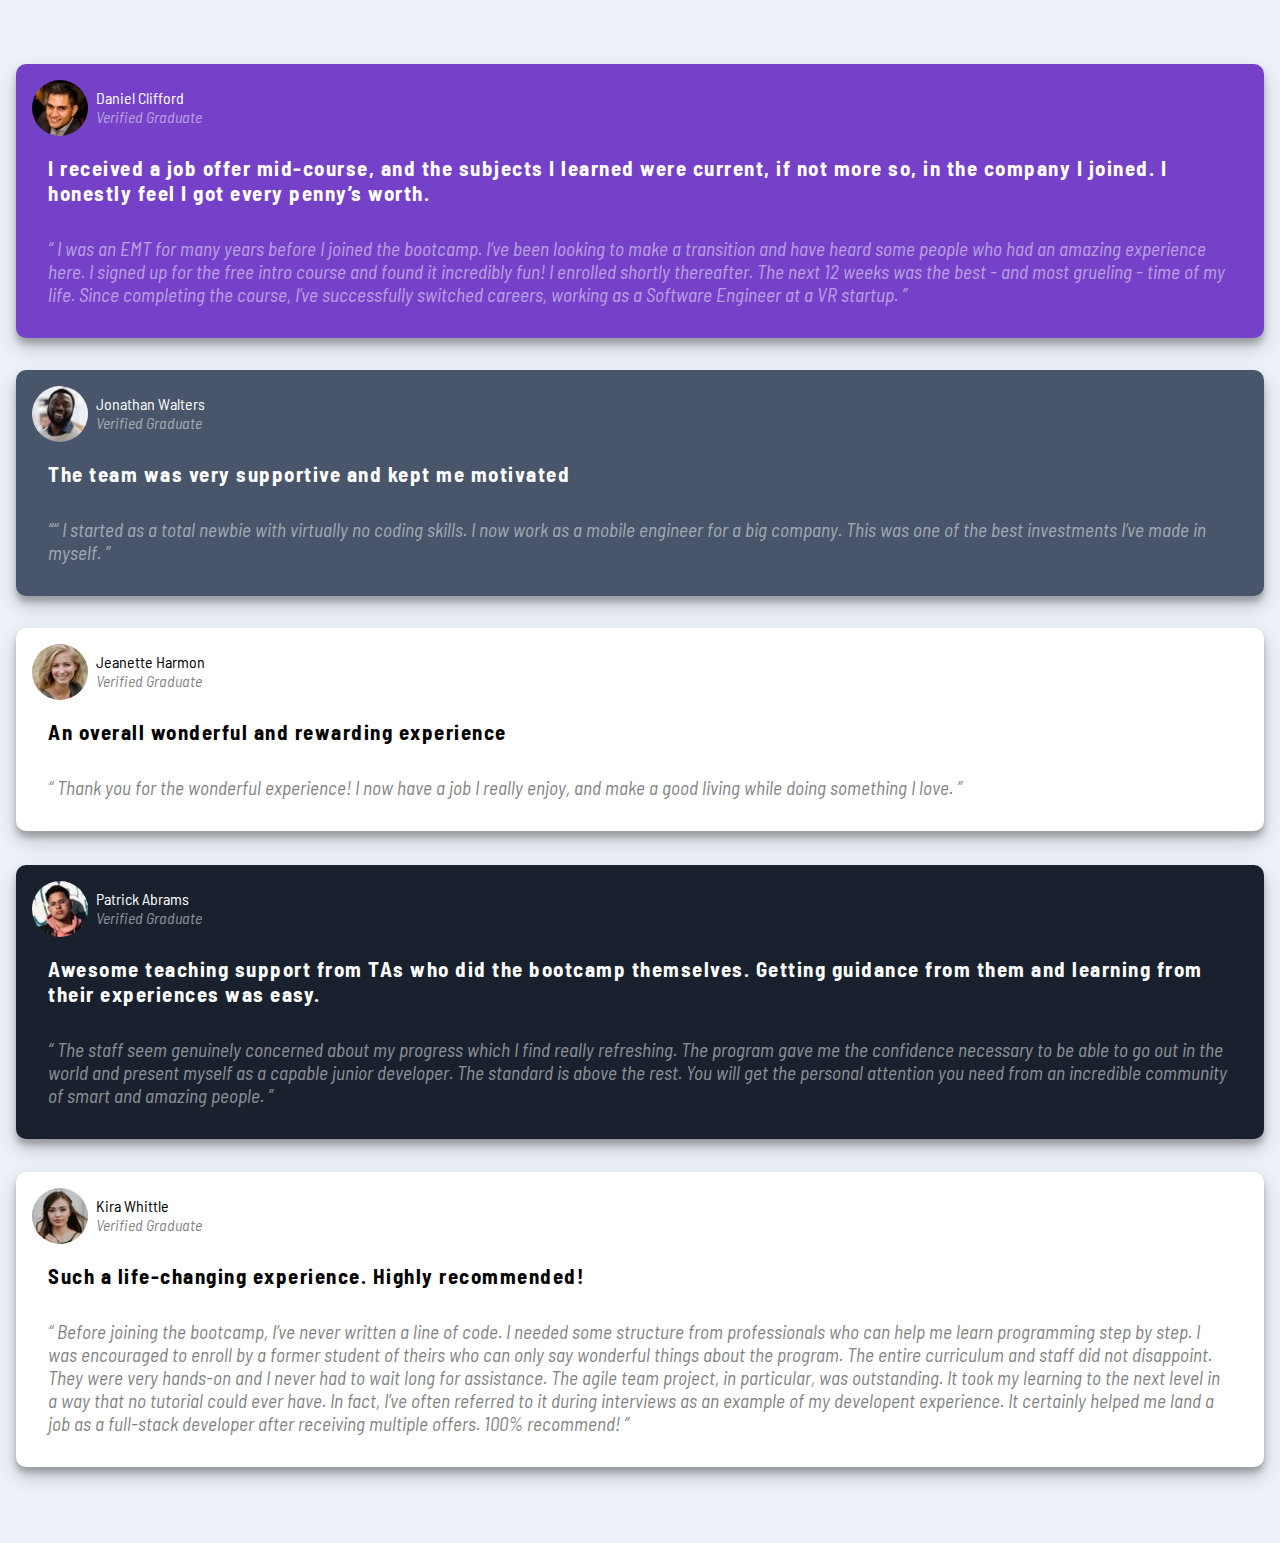
<file: Index.html>
<!DOCTYPE html>
<html lang="en">

<head>
    <meta charset="UTF-8">
    <meta http-equiv="X-UA-Compatible" content="IE=edge">
    <meta name="viewport" content="width=device-width, initial-scale=1.0">
    <link rel="stylesheet" href="./css/style.css">
    <link rel="preconnect" href="https://fonts.googleapis.com">
    <link rel="preconnect" href="https://fonts.gstatic.com" crossorigin>
    <link href="https://fonts.googleapis.com/css2?family=Barlow+Semi+Condensed:ital,wght@0,500;0,600;1,400&display=swap"
        rel="stylesheet">
    <title>Document</title>
</head>


<body>
    <main>
        <div class="center-popo">
            <section class="container">
                <section class="container-info--dan">
                    <arcticle>
                        <header>
                            <img src="./images/image-daniel.jpg" alt="">
                            <div class="div-header--dan">
                                <p class="header-text--name">Daniel Clifford</p>
                                <p class="header-text--graduate">Verified Graduate</p>
                            </div>
                        </header>
                        <h2>
                            I received a job offer mid-course, and the subjects I learned were current, if not more so,
                            in the company I joined. I honestly feel I got every penny’s worth.
                        </h2>
                        <blockquote>
                            “ I was an EMT for many years before I joined the bootcamp. I’ve been looking to make a
                            transition and have heard some people who had an amazing experience here. I signed up
                            for the free intro course and found it incredibly fun! I enrolled shortly thereafter.
                            The next 12 weeks was the best - and most grueling - time of my life. Since completing
                            the course, I’ve successfully switched careers, working as a Software Engineer at a VR startup.
                            ”
                        </blockquote>
                    </arcticle>
                </section>

                <section class="container-info--jona">
                    <arcticle>
                        <header>
                            <img src="./images/image-jonathan.jpg" alt="">
                            <div class="div-header--jona">
                                <p>Jonathan Walters</p>
                                <p class="header-text--graduate">Verified Graduate</p>
                            </div>
                        </header>
                        <h2>
                            The team was very supportive and kept me motivated
                        </h2>
                        <blockquote>
                            ““ I started as a total newbie with virtually no coding skills. I now work as a mobile engineer
                            for a big company. This was one of the best investments I’ve made in myself. ”
                        </blockquote>
                    </arcticle>
                </section>
                <section class="container-info--jane">
                    <arcticle>
                        <header>
                            <img src="./images/image-jeanette.jpg" alt="">
                            <div class="div-header--jane">
                                <p>Jeanette Harmon</p>
                                <p class="header-text--graduate">Verified Graduate</p>
                            </div>
                        </header>
                        <h2>
                            An overall wonderful and rewarding experience
                        </h2>
                        <blockquote>
                            “ Thank you for the wonderful experience! I now have a job I really enjoy, and make a good
                            living
                            while doing something I love. ”
                        </blockquote>
                    </arcticle>
                </section>
                <section class="container-info--pat">
                    <arcticle>
                        <header>
                            <img src="./images/image-patrick.jpg" alt="">
                            <div class="div-header--pat">
                                <p>Patrick Abrams</p>
                                <p class="header-text--graduate">Verified Graduate</p>
                            </div>
                        </header>
                        <h2>
                            Awesome teaching support from TAs who did the bootcamp themselves. Getting guidance from them
                            and
                            learning from their experiences was easy.
                        </h2>
                        <blockquote>
                            “ The staff seem genuinely concerned about my progress which I find really refreshing. The
                            program
                            gave me the confidence necessary to be able to go out in the world and present myself as a
                            capable
                            junior developer. The standard is above the rest. You will get the personal attention you need
                            from
                            an incredible community of smart and amazing people. ”
                        </blockquote>
                    </arcticle>
                </section>
                <section class="container-info--kira">
                    <arcticle>
                        <header>
                            <img src="./images/image-kira.jpg" alt="">
                            <div class="div-header--kira">
                                <p>Kira Whittle</p>
                                <p class="header-text--graduate">Verified Graduate</p>
                            </div>
                        </header>
                        <h2>
                            Such a life-changing experience. Highly recommended!
                        </h2>
                        <blockquote>
                            “ Before joining the bootcamp, I’ve never written a line of code. I needed some structure from
                            professionals who can help me learn programming step by step. I was encouraged to enroll by a
                            former
                            student of theirs who can only say wonderful things about the program. The entire curriculum and
                            staff
                            did not disappoint. They were very hands-on and I never had to wait long for assistance. The
                            agile team
                            project, in particular, was outstanding. It took my learning to the next level in a way that no
                            tutorial
                            could ever have. In fact, I’ve often referred to it during interviews as an example of my
                            developent
                            experience. It certainly helped me land a job as a full-stack developer after receiving multiple
                            offers.
                            100% recommend! ”
                        </blockquote>
                    </arcticle>
                </section>
            </section>
        </div>

    </main>
    
</body>
</html>
</file>
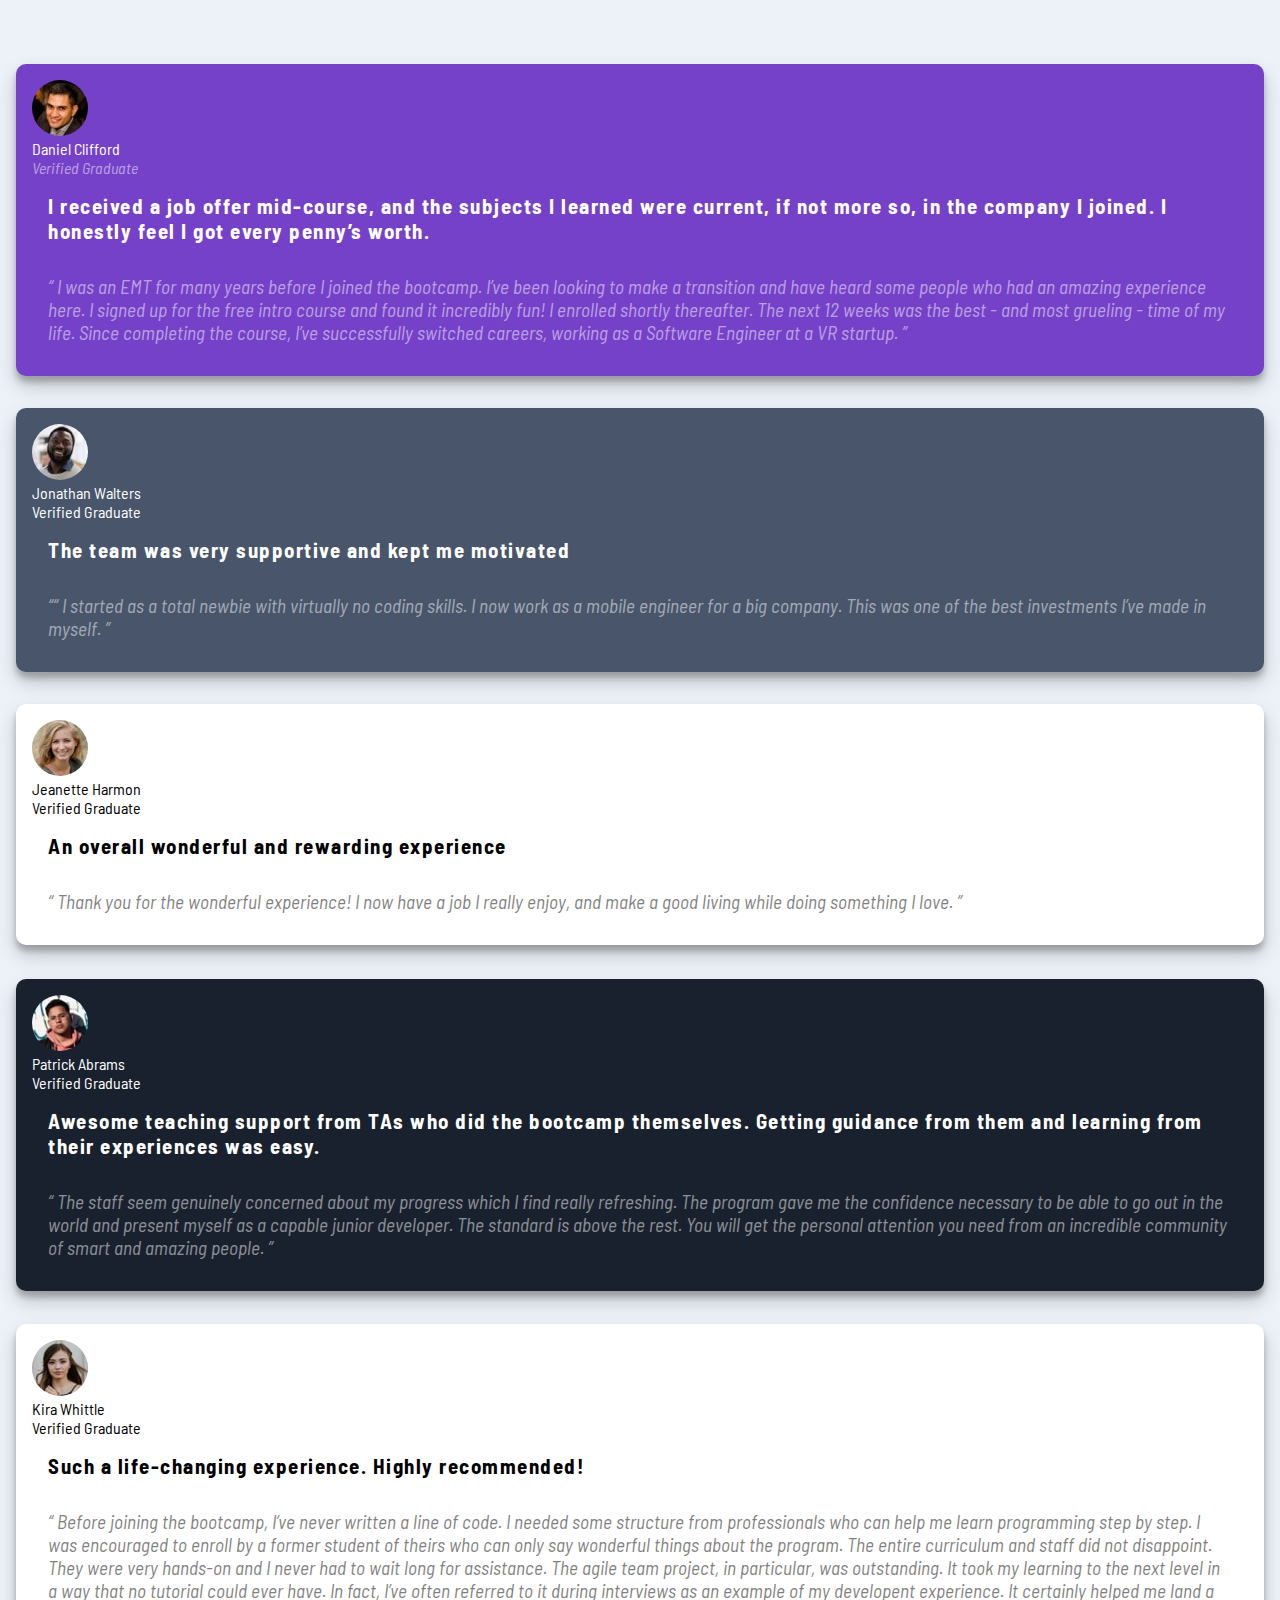
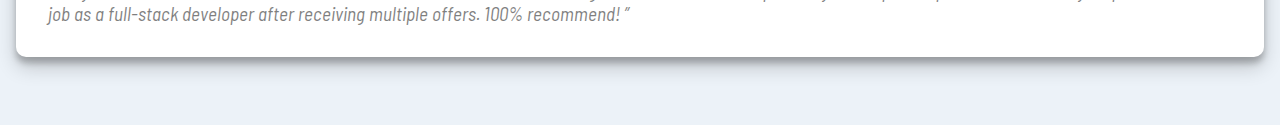
<file: Index2.html>
<!DOCTYPE html>
<html lang="en">

<head>
    <meta charset="UTF-8">
    <meta http-equiv="X-UA-Compatible" content="IE=edge">
    <meta name="viewport" content="width=device-width, initial-scale=1.0">
    <link rel="stylesheet" href="./css/style.css">
    <link rel="preconnect" href="https://fonts.googleapis.com">
    <link rel="preconnect" href="https://fonts.gstatic.com" crossorigin>
    <link href="https://fonts.googleapis.com/css2?family=Barlow+Semi+Condensed:ital,wght@0,500;0,600;1,400&display=swap"
        rel="stylesheet">
    <title>Document</title>
</head>


<body>
    <main>
        <div class="center-popo">
            <section class="container">
                <section class="container-info--dan">
                    <arcticle>
                        <header>
                            <img src="./images/image-daniel.jpg" alt="">
                            <div class="header-info--dan">
                                <p class="header-text--name">Daniel Clifford</p>
                                <p class="header-text--graduate">Verified Graduate</p>
                            </div>
                        </header>
                        <h2>
                            I received a job offer mid-course, and the subjects I learned were current, if not more so,
                            in the company I joined. I honestly feel I got every penny’s worth.
                        </h2>
                        <blockquote>
                            “ I was an EMT for many years before I joined the bootcamp. I’ve been looking to make a
                            transition and have heard some people who had an amazing experience here. I signed up
                            for the free intro course and found it incredibly fun! I enrolled shortly thereafter.
                            The next 12 weeks was the best - and most grueling - time of my life. Since completing
                            the course, I’ve successfully switched careers, working as a Software Engineer at a VR startup.
                            ”
                        </blockquote>
                    </arcticle>
                </section>
                <section class="container-info--jona">
                    <arcticle>
                        <header>
                            <img src="./images/image-jonathan.jpg" alt="">
                            <div>
                                <p>Jonathan Walters</p>
                                <p>Verified Graduate</p>
                            </div>
                        </header>
                        <h2>
                            The team was very supportive and kept me motivated
                        </h2>
                        <blockquote>
                            ““ I started as a total newbie with virtually no coding skills. I now work as a mobile engineer
                            for a big company. This was one of the best investments I’ve made in myself. ”
                        </blockquote>
                    </arcticle>
                </section>
                <section class="container-info--jane">
                    <arcticle>
                        <header>
                            <img src="./images/image-jeanette.jpg" alt="">
                            <div>
                                <p>Jeanette Harmon</p>
                                <p>Verified Graduate</p>
                            </div>
                        </header>
                        <h2>
                            An overall wonderful and rewarding experience
                        </h2>
                        <blockquote>
                            “ Thank you for the wonderful experience! I now have a job I really enjoy, and make a good
                            living
                            while doing something I love. ”
                        </blockquote>
                    </arcticle>
                </section>
                <section class="container-info--pat">
                    <arcticle>
                        <header>
                            <img src="./images/image-patrick.jpg" alt="">
                            <div>
                                <p>Patrick Abrams</p>
                                <p>Verified Graduate</p>
                            </div>
                        </header>
                        <h2>
                            Awesome teaching support from TAs who did the bootcamp themselves. Getting guidance from them
                            and
                            learning from their experiences was easy.
                        </h2>
                        <blockquote>
                            “ The staff seem genuinely concerned about my progress which I find really refreshing. The
                            program
                            gave me the confidence necessary to be able to go out in the world and present myself as a
                            capable
                            junior developer. The standard is above the rest. You will get the personal attention you need
                            from
                            an incredible community of smart and amazing people. ”
                        </blockquote>
                    </arcticle>
                </section>
                <section class="container-info--kira">
                    <arcticle>
                        <header>
                            <img src="./images/image-kira.jpg" alt="">
                            <div>
                                <p>Kira Whittle</p>
                                <p>Verified Graduate</p>
                            </div>
                        </header>
                        <h2>
                            Such a life-changing experience. Highly recommended!
                        </h2>
                        <blockquote>
                            “ Before joining the bootcamp, I’ve never written a line of code. I needed some structure from
                            professionals who can help me learn programming step by step. I was encouraged to enroll by a
                            former
                            student of theirs who can only say wonderful things about the program. The entire curriculum and
                            staff
                            did not disappoint. They were very hands-on and I never had to wait long for assistance. The
                            agile team
                            project, in particular, was outstanding. It took my learning to the next level in a way that no
                            tutorial
                            could ever have. In fact, I’ve often referred to it during interviews as an example of my
                            developent
                            experience. It certainly helped me land a job as a full-stack developer after receiving multiple
                            offers.
                            100% recommend! ”
                        </blockquote>
                    </arcticle>
                </section>
            </section>
        </div>

    </main>
    
</body>
</html>
</file>
<file: css/style.css>
*{
    padding: 0;
    box-sizing: 0;
    margin: 0;
    font-family: 'Barlow Semi Condensed', sans-serif;
}

:root {
    /*colores*/
    --Moderate-violet: hsl(263, 55%, 52%);
    --Very-dark-grayish-blue: hsl(217, 19%, 35%);
    --Very-dark-blackish-blue: hsl(219, 29%, 14%);
    --White: hsl(0, 0%, 100%);
    --Light-gray: hsl(0, 0%, 81%);
    --Light-grayish-blue: hsl(210, 46%, 95%);

}



.container{
    display: grid;
    height: 100%;
    grid-template-columns: 1fr;
    grid-template-rows: 0.8fr 0.5fr 0.5fr 0.8fr 1fr ;
    background-color: var(--Light-grayish-blue);
    grid-template-areas: 
        "dan"
        "jona" 
        "jane" 
        "pat"  
        "kira";
    grid-gap: 2rem;
    
}
.container-info--dan{
    position: relative;
    background-color: var(--Moderate-violet);
    grid-area: dan;
    color: var(--White);
    padding: 1rem;
    margin: 4rem 1rem 0rem 1rem;
    border-radius: 10px ;
    box-shadow: rgba(0, 0, 0, 0.19) 0px 10px 20px, rgba(0, 0, 0, 0.23) 0px 6px 6px;
    
}
.container-info--jona{
    position: relative;
    background-color: var(--Very-dark-grayish-blue);
    grid-area: jona;
    height: fit-content;
    color: var(--White);
    margin: 0rem 1rem 0rem 1rem;
    padding: 1rem;  
    border-radius: 10px;
    box-shadow: rgba(0, 0, 0, 0.19) 0px 10px 20px, rgba(0, 0, 0, 0.23) 0px 6px 6px;
}

.container-info--jane{
    position: relative;
    background-color: white;
    grid-area: jane;
    margin: 0rem 1rem 0.1rem 1rem;
    padding: 1rem;
    border-radius: 10px ;
    box-shadow: rgba(0, 0, 0, 0.19) 0px 10px 20px, rgba(0, 0, 0, 0.23) 0px 6px 6px;
    
}


.container-info--pat{
    position: relative;
    background-color: var(--Very-dark-blackish-blue);
    grid-area: pat;
    color: var(--White);
    margin: 0rem 1rem 0.1rem 1rem;
    padding: 1rem;
    border-radius: 10px ;
    box-shadow: rgba(0, 0, 0, 0.19) 0px 10px 20px, rgba(0, 0, 0, 0.23) 0px 6px 6px;
}


.container-info--kira{
    position: relative;
    background-color: var(--White);
    grid-area: kira;
    margin: 0rem 1rem 4rem 1rem;
    padding: 1rem;
    border-radius: 10px ;
    box-shadow: rgba(0, 0, 0, 0.19) 0px 10px 20px, rgba(0, 0, 0, 0.23) 0px 6px 6px;
}

img{
    position: relative;
    border-radius:150px;
    
}

.div-header--dan{
    position: absolute;
    left: 5rem;
    top: 1.5rem;
}


.div-header--jona{
    position: absolute;
    left: 5rem;
    top: 1.5rem;
}

.div-header--jane{
    position: absolute;
    left: 5rem;
    top: 1.5rem;
}
.div-header--pat{
    position: absolute;
    left: 5rem;
    top: 1.5rem;
}
.div-header--kira{
    position: absolute;
    left: 5rem;
    top: 1.5rem;
}


.header-text--graduate{
    opacity: 50%;
    font-style: italic;
    font-size: 1rem;
}

blockquote{
    padding: 1rem;
    text-align: left;
    opacity: 50%;
    font-style: italic;
    font-size: 1.2rem;
}

h2{
    padding: 1rem;
    font-size: 1.3rem;
    letter-spacing: 1.5px;
}



@media (min-width:1300px)  {
    main{
        display: flex;
        height: 100vh;
        background-color: var(--Light-grayish-blue);
        align-items: center;
        justify-content: center;
        padding-left: 3rem;
        padding-right: 3rem;
    }

    .container{
        height: fit-content;
        grid-template-columns: 1fr 1fr 1fr 1fr; 
        grid-template-rows: 1fr 1fr;
        grid-template-areas: 
            "dan dan jona kira"
            "jane pat pat kira" 
        ;
        grid-gap: 0.1rem;
        justify-content: center;
        align-content: center;
        
    }

    .container-info--dan{
        margin: 0rem 1rem 1rem 1rem;
    }


    .container-info--jona{
        margin: 0rem 1rem 1rem 1rem;
    }
    
    .container-info--jane{
        margin: 0rem 1rem 1rem 1rem;
        
    }
       
    .container-info--pat{
        margin: 0rem 1rem 1rem 1rem;

    }
       
    .container-info--kira{
        margin: 0rem 1rem 1rem 1rem;
    }
}

@media (max-width:320px) {
    .container{
        display: grid;
        height: 100%;
        grid-template-columns: 1fr;
        grid-template-rows: 0.8fr 0.5fr 0.5fr 0.8fr 1fr ;
        background-color: var(--Light-grayish-blue);
        grid-template-areas: 
            "dan"
            "jona" 
            "jane" 
            "pat"  
            "kira";
        grid-gap: 2rem;
        
    }
}
</file>
